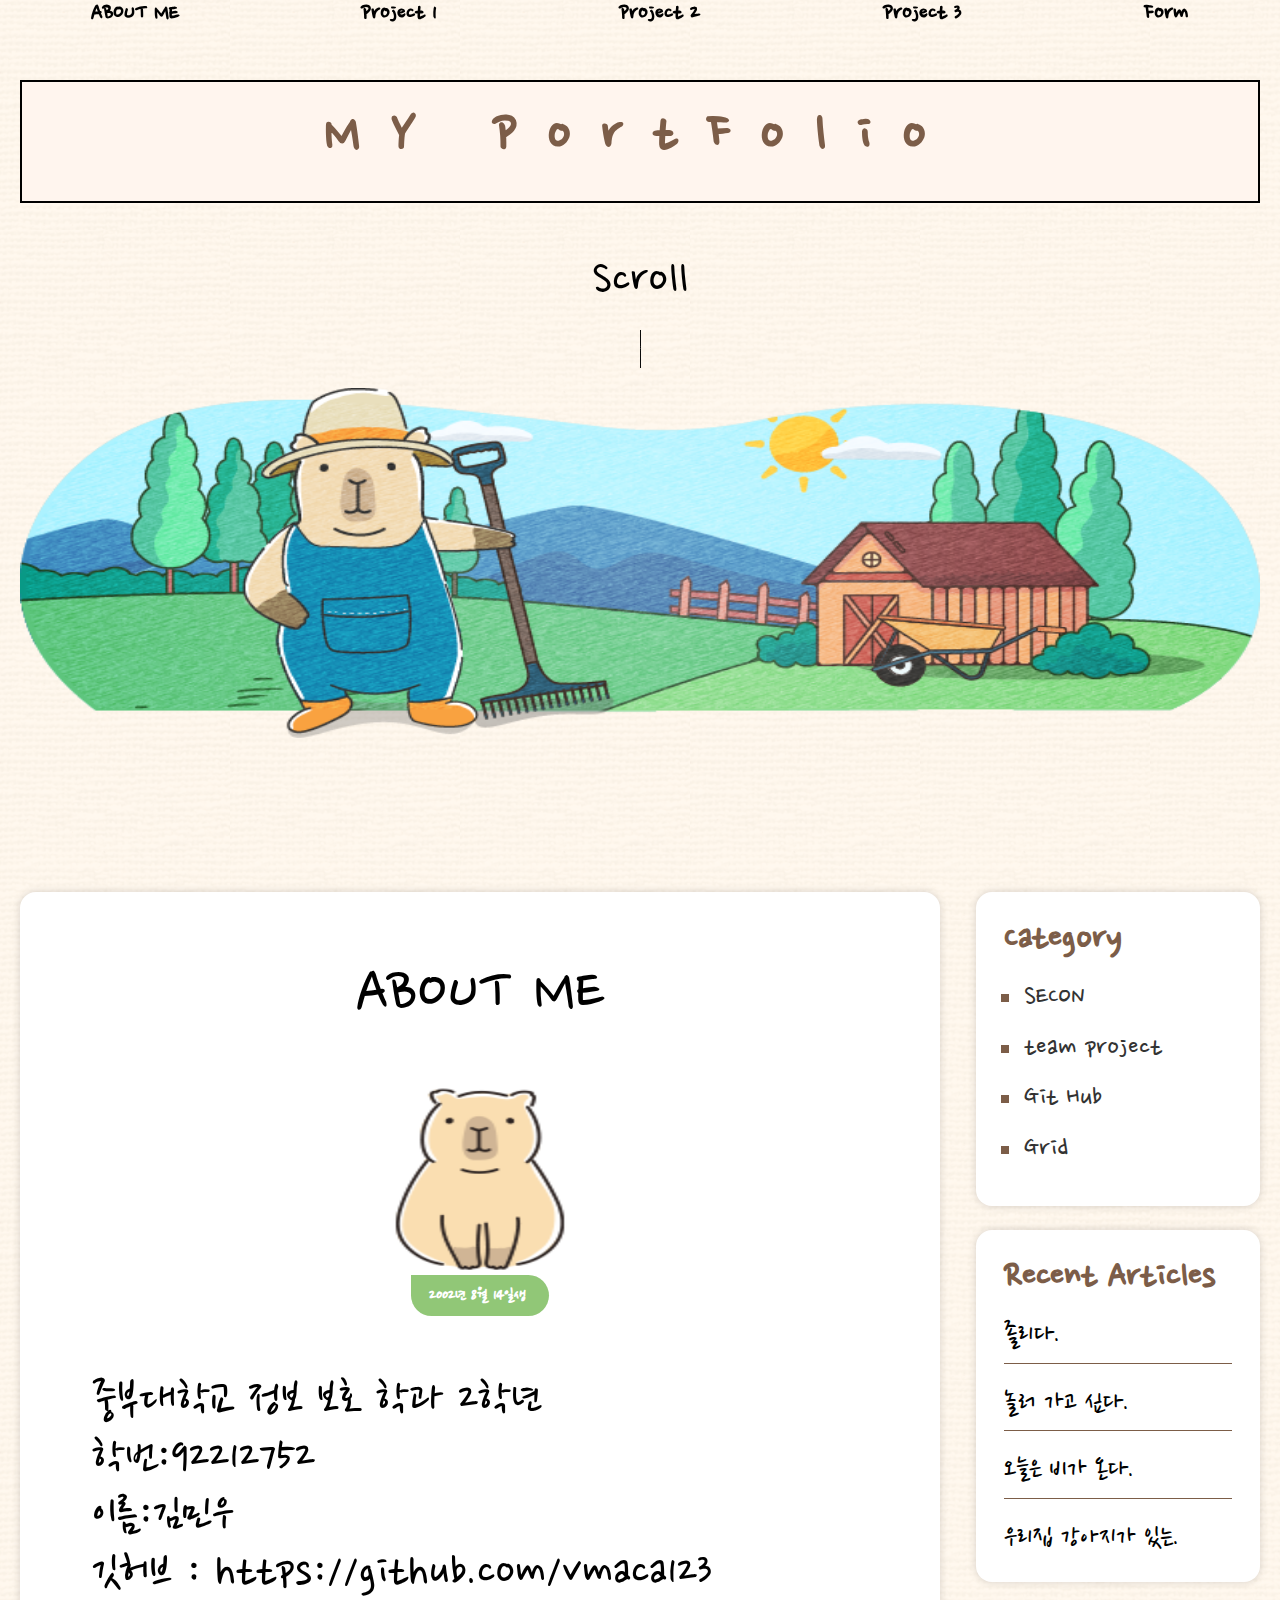
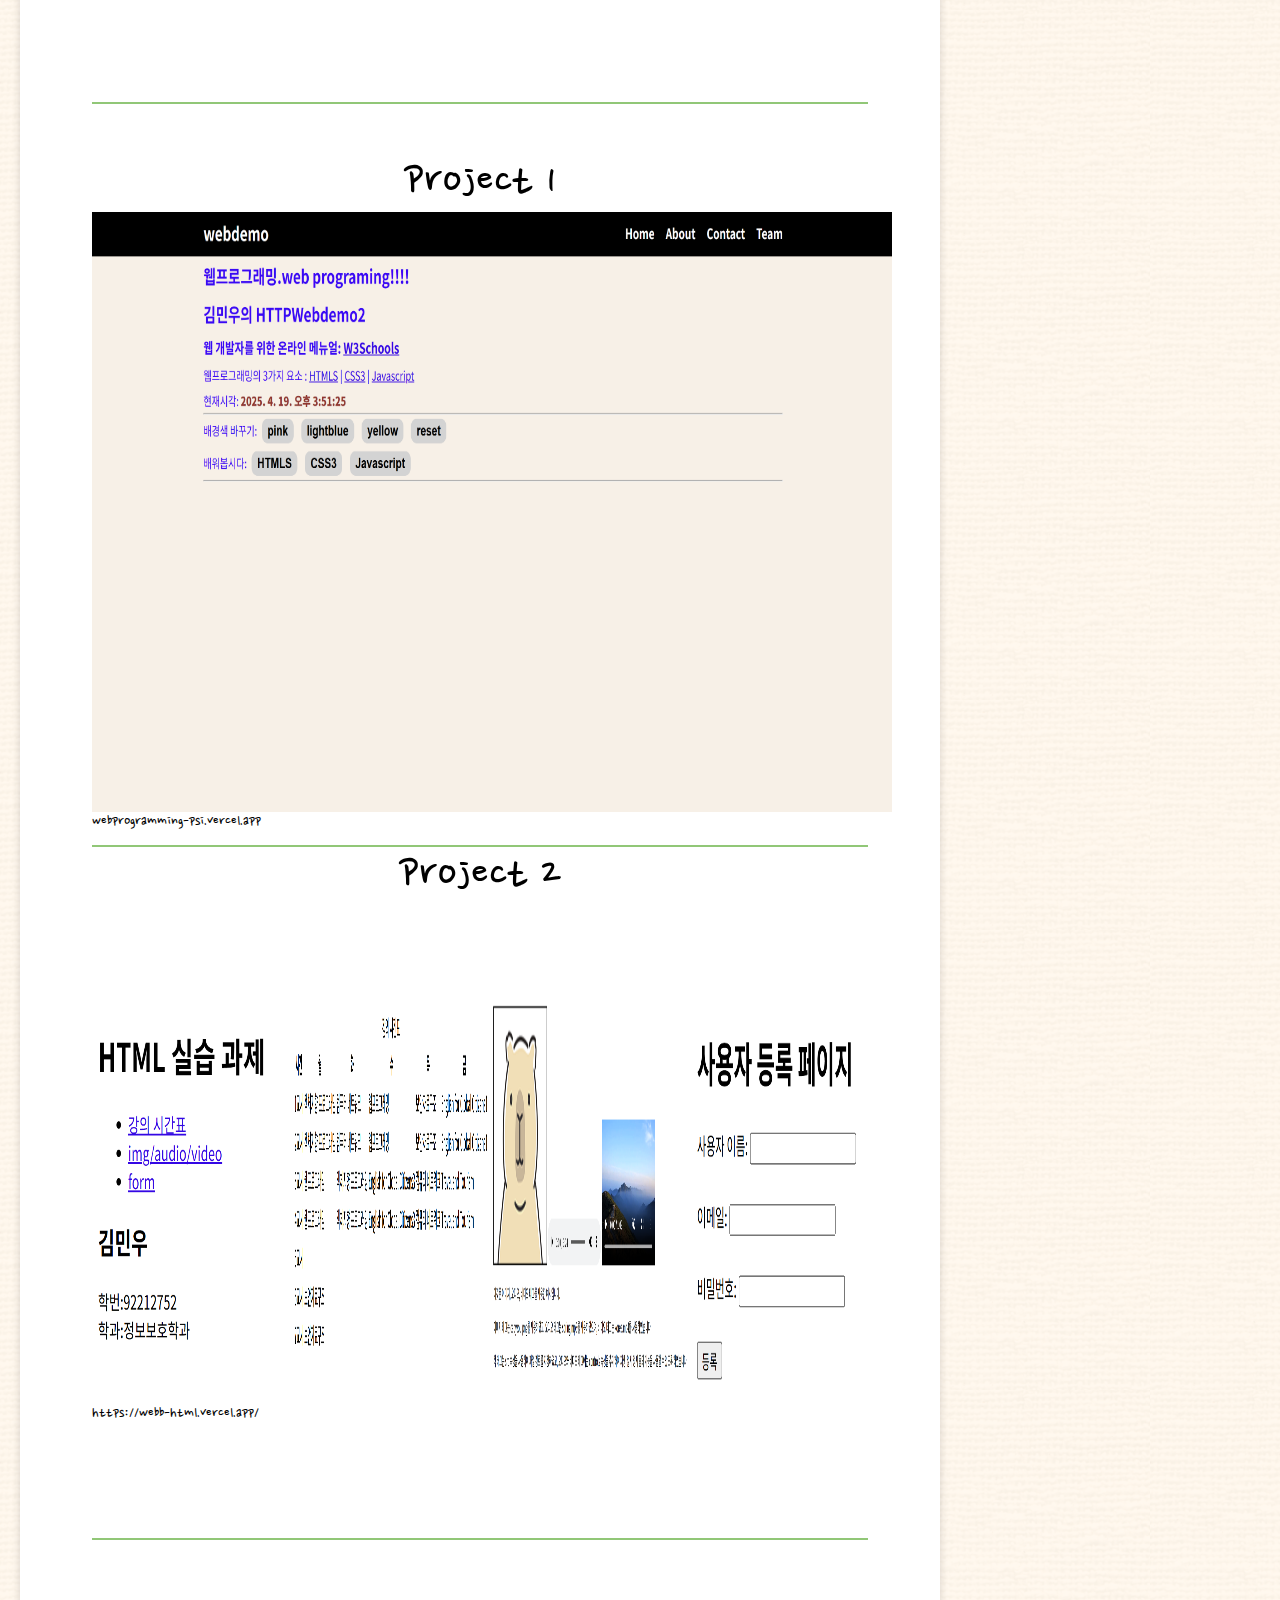
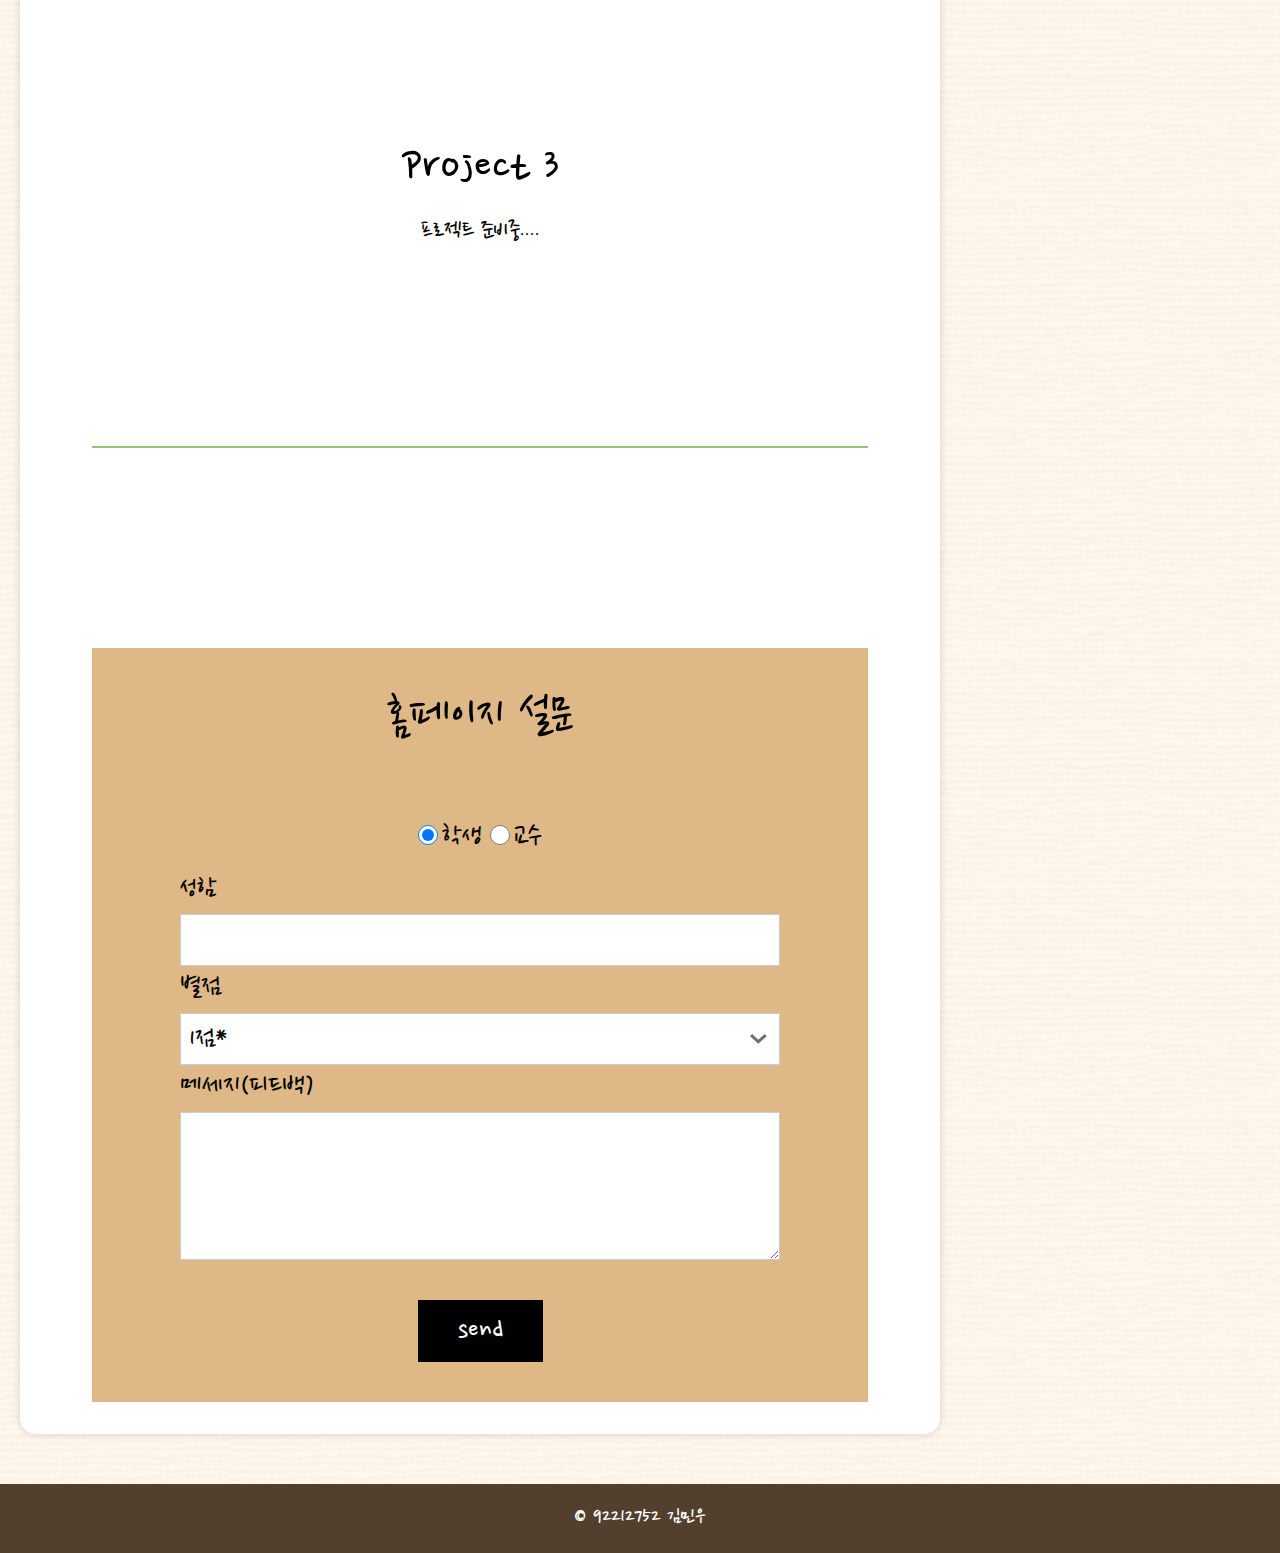
<file: index.html>
<!DOCTYPE html>
<html lang="ko">

<head>
  <meta charset="UTF-8">
  <meta name="viewport" content="width=device-width, initial-scale=1.0">
  <link rel="stylesheet" href="reset.css">
  <link rel="preconnect" href="https://fonts.googleapis.com">
  <link rel="preconnect" href="https://fonts.gstatic.com" crossorigin>
  <link href="https://fonts.googleapis.com/css2?family=Nanum+Pen+Script&display=swap" rel="stylesheet">
  <link rel="stylesheet" href="style.css">

  <title>MY Portfolio</title>
</head>

<body>
  <header>
    <div class="headarea">
      <h1 class="title">MY PortFolio</h1>
      <nav>
        <ul>
          <li><a href="#mine">ABOUT ME</a></li>
          <li><a href="#One">Project 1</a></li>
          <li><a href="#Two">Project 2</a></li>
          <li><a href="#Three">Project 3</a></li>
          <li><a href="#Rev">Form</a></li>
        </ul>
      </nav>
      <p class="scroll">Scroll<br><img src="st.png" alt=""></p>
      <section class="img"><img src="eyecatch.png">
      </section>
    </div>
  </header>
  <div class="split">



    <main>
      <div class="headarea">
        <section id="mine">
          <section class="me">

            <h2>ABOUT ME</h2>

            </p>
            <p class="photo">
              <img src="capyzou.png" alt="증명사진">
            </p>
            <p>
            <p class="postdate">
              <time datetime="3023-08-08T13:13">
                2002년 8월 14일생
              </time>
            <p class="info">중부대학교 정보 보호 학과 2학년<br>학번:92212752<br>이름:김민우<br>깃허브 :<a href="https://github.com/vmaca123"
                target="_blank"> https://github.com/vmaca123</a></p>



            </p>
          </section>
      </div>

      <div class="headarea">

        <section id="One">
          <section class="projectOne">
            <h2>Project 1</h2>
            <a href="https://webprogramming-1eie.vercel.app/" target="_blank">
              <p class="webdemo"><img src="pr1.png" alt="첫 번째 과제">
            </a>
            </p>

            <a href="https://webprogramming-1eie.vercel.app/" target="_blank">webprogramming-psi.vercel.app</a>
          </section>
      </div>




      <div class="headarea">
        <section id="Two">
          <section class="projectTwo">
            <h2>Project 2</h2>
            <p class="html">
            <ul>
              <li><a href="https://webb-html.vercel.app/" target="_blank"><img src="first.png" alt="두 번째 과제"></a>
              </li>
              <li><a href="https://webb-html.vercel.app/table.html" target="_blank"><img src="second.png"
                    alt="두 번째 과제"></a></li>
              <li><a href="https://webb-html.vercel.app/imgaudiovideo.html" target="_blank"><img src="third.png"
                    alt="두 번째 과제"></a>
              </li>
              <li><a href="https://webb-html.vercel.app/form.html" target="_blank"><img src="last.png"
                    alt="두 번째 과제"></a></li>
            </ul>
            </p>
            <p><a href="https://webb-html.vercel.app/" target="_blank">https://webb-html.vercel.app/</a></p>

          </section>
      </div>


      <div class="headarea">
        <section id="Three">
        </section>
        <section class="projectThree">
          <h2>Project 3</h2>
          <h3>프로젝트 준비중....</h3>

        </section>
      </div>




      <div class="headarea">
        <section id="Rev">
          <section class="review">
            <h2>홈페이지 설문</h2>
            <form action="" method="">

              <p class="cen">
                <label><input type="radio" name="job" value="학생" checked="checked">학생</label>
                <label><input type="radio" name="job" value="교수">교수</label>
              </p>
              <p>
                성함<input type="text" name="user_name">
              </p>
              <p>
                별점
                <select name="star">
                  <option value="1">1점*</option>
                  <option value="2">2점**</option>
                  <option value="3">3점***</option>
                  <option value="4">4점****</option>
                  <option value="5">5점*****</option>
                </select>

              </p>
              <p>메세지(피드백)<textarea name="opinoin"></textarea></p>
              <p class="middle"><input type="submit" value="send"></p>

            </form>


          </section>

      </div>




    </main>





    <aside>
      <nav class="categoryNav">
        <h2>Category</h2>
        <ul>
          <li><a href="SECON.html">SECON</a></li>
          <li><a href="team.html">team project</a></li>
          <li><a href="https://github.com/vmaca123" target="_blank">Git Hub</a></li>
          <li><a href="grid.html" target="_blank">Grid</a></li>
        </ul>
      </nav>
      <nav class="recentNav">
        <h2>Recent Articles</h2>
        <ul>
          <li><a href="#">졸리다.</a></li>
          <li><a href="#">놀러 가고 싶다.</a></li>
          <li><a href="#">오늘은 비가 온다.</a></li>
          <li><a href="#">우리집 강아지가 있는.</a></li>
          <li><a href="#">집에 가고싶다.</a></li>
          <li><a href="#">안녕하세요.반갑습니다.</a></li>
        </ul>
      </nav>

    </aside>
  </div>
  <footer>
    <p><small>© 92212752 김민우</small></p>
  </footer>
</body>

</html>
</file>
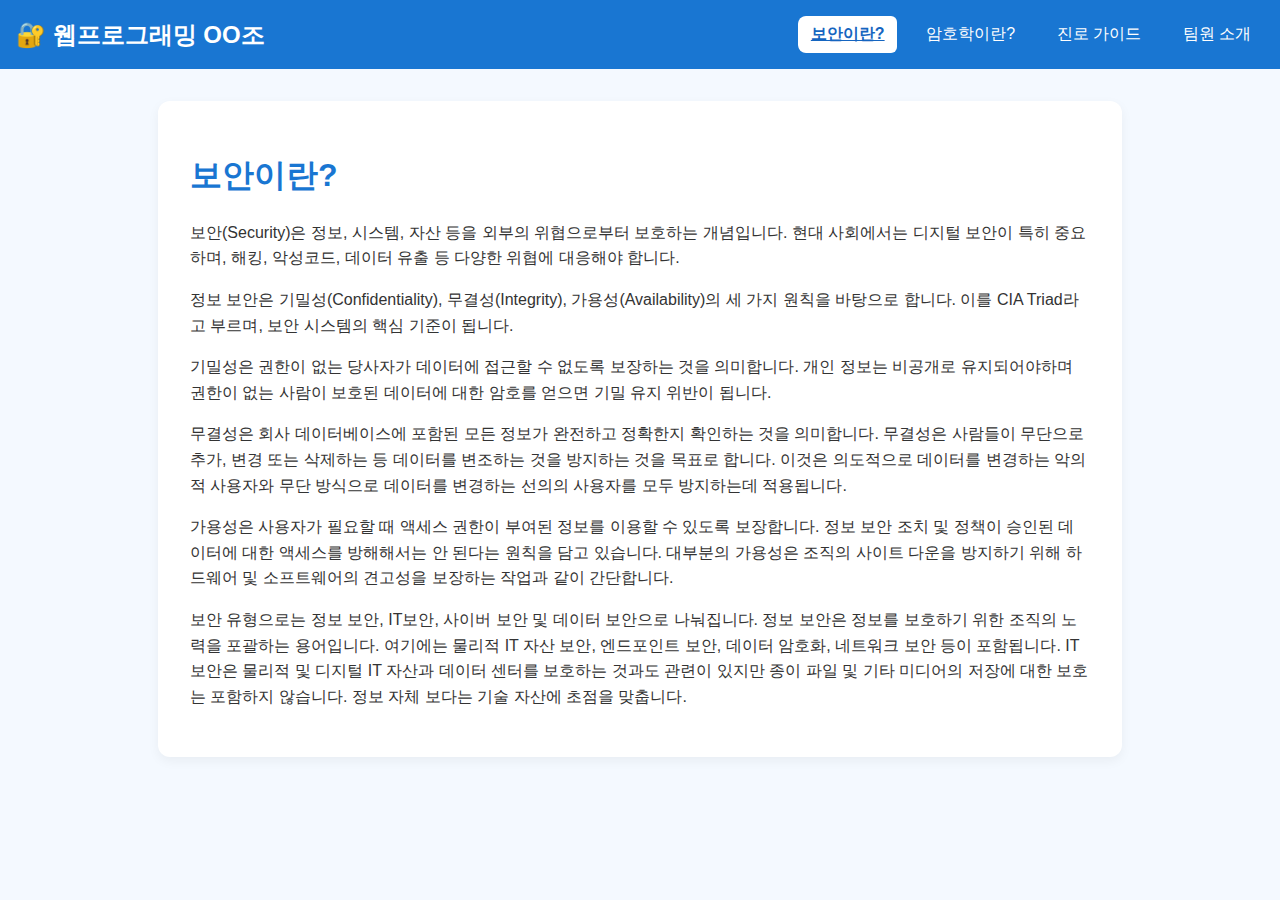
<file: concept.html>
<!DOCTYPE html>
<html lang="ko">
  <head>
    <meta charset="UTF-8" />
    <meta name="viewport" content="width=device-width, initial-scale=1.0" />
    <title>보안이란?</title>
    <style>
      body {
        margin: 0;
        padding: 0;
        font-family: 'Noto Sans KR', sans-serif;
        background-color: #f4f9ff;
        color: #333;
      }

      /* 상단 메뉴 */
      header {
        position: sticky;
        top: 0;
        z-index: 999;
        background-color: #1976d2;
        color: white;
        padding: 1rem;
      }

      .navbar {
        display: flex;
        justify-content: space-between;
        align-items: center;
      }

      .logo {
        font-size: 1.5rem;
        font-weight: bold;
      }

      .menu-btn {
        display: block;
        font-size: 1.6rem;
        background: none;
        border: none;
        color: white;
        cursor: pointer;
      }

      .menu-list {
        display: none;
        flex-direction: column;
        background-color: #1976d2;
        position: absolute;
        top: 60px;
        right: 1rem;
        border-radius: 0.5rem;
        overflow: hidden;
        z-index: 1000;
      }

      .menu-list a {
        color: white;
        padding: 0.75rem 1rem;
        text-decoration: none;
        border-bottom: 1px solid rgba(255, 255, 255, 0.1);
        transition: background-color 0.3s ease;
      }

      .menu-list a:hover {
        background-color: #1565c0;
      }

      .menu-list a:active {
        background-color: #0d47a1;
      }

      .menu-list a.active {
        background-color: white;
        color: #1565c0;
        font-weight: bold;
        text-decoration: underline;
      }

      .menu-list.show {
        display: flex;
      }

      @media (min-width: 768px) {
        .menu-btn {
          display: none;
        }

        .menu-list {
          display: flex !important;
          flex-direction: row;
          position: static;
          background: none;
          gap: 1rem;
          margin-left: auto;
        }

        .menu-list a {
          border: none;
          padding: 0.5rem 0.8rem;
        }

        .menu-list a.active {
          background-color: white;
          color: #1565c0;
          border-radius: 6px;
        }
      }

      main {
        padding: 2rem;
        max-width: 900px;
        margin: auto;
        background-color: white;
        border-radius: 12px;
        box-shadow: 0 4px 12px rgba(0, 0, 0, 0.05);
        margin-top: 2rem;
      }

      h1 {
        color: #1976d2;
      }

      p {
        line-height: 1.6;
        margin-bottom: 1rem;
      }
    </style>
  </head>
  <body>
    <header>
      <nav class="navbar">
        <div class="logo">🔐 웹프로그래밍 OO조</div>
        <button class="menu-btn" onclick="toggleMenu()">☰</button>
        <div id="menuList" class="menu-list">
          <a href="index.html" class="active">보안이란?</a>
          <a href="ex.html">암호학이란?</a>
          <a href="job.html">진로 가이드</a>
          <a href="intro.html">팀원 소개</a>
        </div>
      </nav>
    </header>

    <main>
      <h1>보안이란?</h1>
      <p>
        보안(Security)은 정보, 시스템, 자산 등을 외부의 위협으로부터 보호하는
        개념입니다. 현대 사회에서는 디지털 보안이 특히 중요하며, 해킹, 악성코드,
        데이터 유출 등 다양한 위협에 대응해야 합니다.
      </p>
      <p>
        정보 보안은 기밀성(Confidentiality), 무결성(Integrity),
        가용성(Availability)의 세 가지 원칙을 바탕으로 합니다. 이를 CIA
        Triad라고 부르며, 보안 시스템의 핵심 기준이 됩니다.
      </p>
      <p>
        기밀성은 권한이 없는 당사자가 데이터에 접근할 수 없도록 보장하는 것을
        의미합니다. 개인 정보는 비공개로 유지되어야하며 권한이 없는 사람이
        보호된 데이터에 대한 암호를 얻으면 기밀 유지 위반이 됩니다.
      </p>
      <p>
        무결성은 회사 데이터베이스에 포함된 모든 정보가 완전하고 정확한지
        확인하는 것을 의미합니다. 무결성은 사람들이 무단으로 추가, 변경 또는
        삭제하는 등 데이터를 변조하는 것을 방지하는 것을 목표로 합니다. 이것은
        의도적으로 데이터를 변경하는 악의적 사용자와 무단 방식으로 데이터를
        변경하는 선의의 사용자를 모두 방지하는데 적용됩니다.
      </p>
      <p>
        가용성은 사용자가 필요할 때 액세스 권한이 부여된 정보를 이용할 수 있도록
        보장합니다. 정보 보안 조치 및 정책이 승인된 데이터에 대한 액세스를
        방해해서는 안 된다는 원칙을 담고 있습니다. 대부분의 가용성은 조직의
        사이트 다운을 방지하기 위해 하드웨어 및 소프트웨어의 견고성을 보장하는
        작업과 같이 간단합니다.
      </p>
      <p>
        보안 유형으로는 정보 보안, IT보안, 사이버 보안 및 데이터 보안으로
        나눠집니다. 정보 보안은 정보를 보호하기 위한 조직의 노력을 포괄하는
        용어입니다. 여기에는 물리적 IT 자산 보안, 엔드포인트 보안, 데이터
        암호화, 네트워크 보안 등이 포함됩니다. IT 보안은 물리적 및 디지털 IT
        자산과 데이터 센터를 보호하는 것과도 관련이 있지만 종이 파일 및 기타
        미디어의 저장에 대한 보호는 포함하지 않습니다. 정보 자체 보다는 기술
        자산에 초점을 맞춥니다.
      </p>
    </main>

    <script>
      function toggleMenu() {
        document.getElementById('menuList').classList.toggle('show')
      }

      // 메뉴 클릭 시 active 클래스 적용
      document.querySelectorAll('.menu-list a').forEach((link) => {
        link.addEventListener('click', (e) => {
          document
            .querySelectorAll('.menu-list a')
            .forEach((el) => el.classList.remove('active'))
          e.target.classList.add('active')
        })
      })
    </script>
  </body>
</html>
</file>
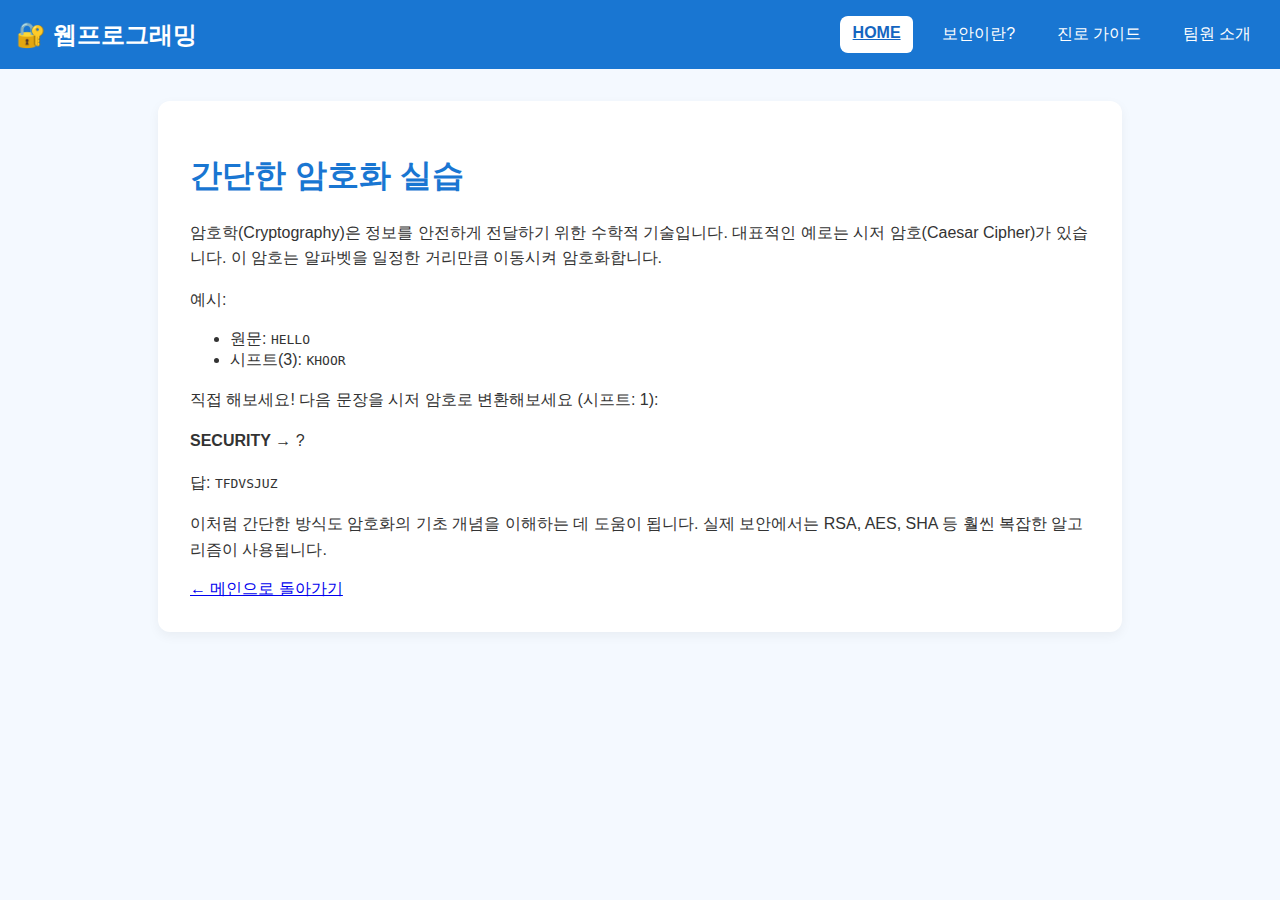
<file: ex.html>
<!DOCTYPE html>
<html lang="ko">

<head>
  <meta charset="UTF-8" />
  <meta name="viewport" content="width=device-width, initial-scale=1" />
  <title>암호학 체험</title>
  <style>
    body {
      margin: 0;
      padding: 0;
      font-family: 'Noto Sans KR', sans-serif;
      background-color: #f4f9ff;
      color: #333;
    }

    /* 상단 메뉴 */
    header {
      position: sticky;
      top: 0;
      z-index: 999;
      background-color: #1976d2;
      color: white;
      padding: 1rem;
    }

    .navbar {
      display: flex;
      justify-content: space-between;
      align-items: center;
    }

    .logo {
      font-size: 1.5rem;
      font-weight: bold;
    }

    .menu-btn {
      display: block;
      font-size: 1.6rem;
      background: none;
      border: none;
      color: white;
      cursor: pointer;
    }

    .menu-list {
      display: none;
      flex-direction: column;
      background-color: #1976d2;
      position: absolute;
      top: 60px;
      right: 1rem;
      border-radius: 0.5rem;
      overflow: hidden;
      z-index: 1000;
    }

    .menu-list a {
      color: white;
      padding: 0.75rem 1rem;
      text-decoration: none;
      border-bottom: 1px solid rgba(255, 255, 255, 0.1);
      transition: background-color 0.3s ease;
    }

    .menu-list a:hover {
      background-color: #1565c0;
    }

    .menu-list a:active {
      background-color: #0d47a1;
    }

    .menu-list a.active {
      background-color: white;
      color: #1565c0;
      font-weight: bold;
      text-decoration: underline;
    }

    .menu-list.show {
      display: flex;
    }

    @media (min-width: 768px) {
      .menu-btn {
        display: none;
      }

      .menu-list {
        display: flex !important;
        flex-direction: row;
        position: static;
        background: none;
        gap: 1rem;
        margin-left: auto;
      }

      .menu-list a {
        border: none;
        padding: 0.5rem 0.8rem;
      }

      .menu-list a.active {
        background-color: white;
        color: #1565c0;
        border-radius: 6px;
      }
    }

    main {
      padding: 2rem;
      max-width: 900px;
      margin: auto;
      background-color: white;
      border-radius: 12px;
      box-shadow: 0 4px 12px rgba(0, 0, 0, 0.05);
      margin-top: 2rem;
    }

    h1 {
      color: #1976d2;
    }

    p {
      line-height: 1.6;
      margin-bottom: 1rem;
    }
  </style>
</head>

<body>
  <header>
    <nav class="navbar">
      <div class="logo">🔐 웹프로그래밍</div>
      <button class="menu-btn" onclick="toggleMenu()">☰</button>
      <div id="menuList" class="menu-list">
        <a href="index.html" class="active">HOME</a>
        <a href="concept.html">보안이란?</a>
        <a href="job.html">진로 가이드</a>
        <a href="intro.html">팀원 소개</a>
      </div>
    </nav>
  </header>
  <main>
    <h1>간단한 암호화 실습</h1>
    <p>
      암호학(Cryptography)은 정보를 안전하게 전달하기 위한 수학적 기술입니다.
      대표적인 예로는 시저 암호(Caesar Cipher)가 있습니다. 이 암호는 알파벳을
      일정한 거리만큼 이동시켜 암호화합니다.
    </p>

    <p>예시:</p>
    <ul>
      <li>원문: <code>HELLO</code></li>
      <li>시프트(3): <code>KHOOR</code></li>
    </ul>

    <p>직접 해보세요! 다음 문장을 시저 암호로 변환해보세요 (시프트: 1):</p>
    <p><strong>SECURITY</strong> → ?</p>

    <p>답: <code>TFDVSJUZ</code></p>

    <p>
      이처럼 간단한 방식도 암호화의 기초 개념을 이해하는 데 도움이 됩니다.
      실제 보안에서는 RSA, AES, SHA 등 훨씬 복잡한 알고리즘이 사용됩니다.
    </p>

    <a href="teampro.html" class="back">← 메인으로 돌아가기</a>
  </main>
  <script>
    function toggleMenu() {
      document.getElementById('menuList').classList.toggle('show')
    }

    // 메뉴 클릭 시 active 클래스 적용
    document.querySelectorAll('.menu-list a').forEach((link) => {
      link.addEventListener('click', (e) => {
        document
          .querySelectorAll('.menu-list a')
          .forEach((el) => el.classList.remove('active'))
        e.target.classList.add('active')
      })
    })
  </script>
</body>

</html>
</file>
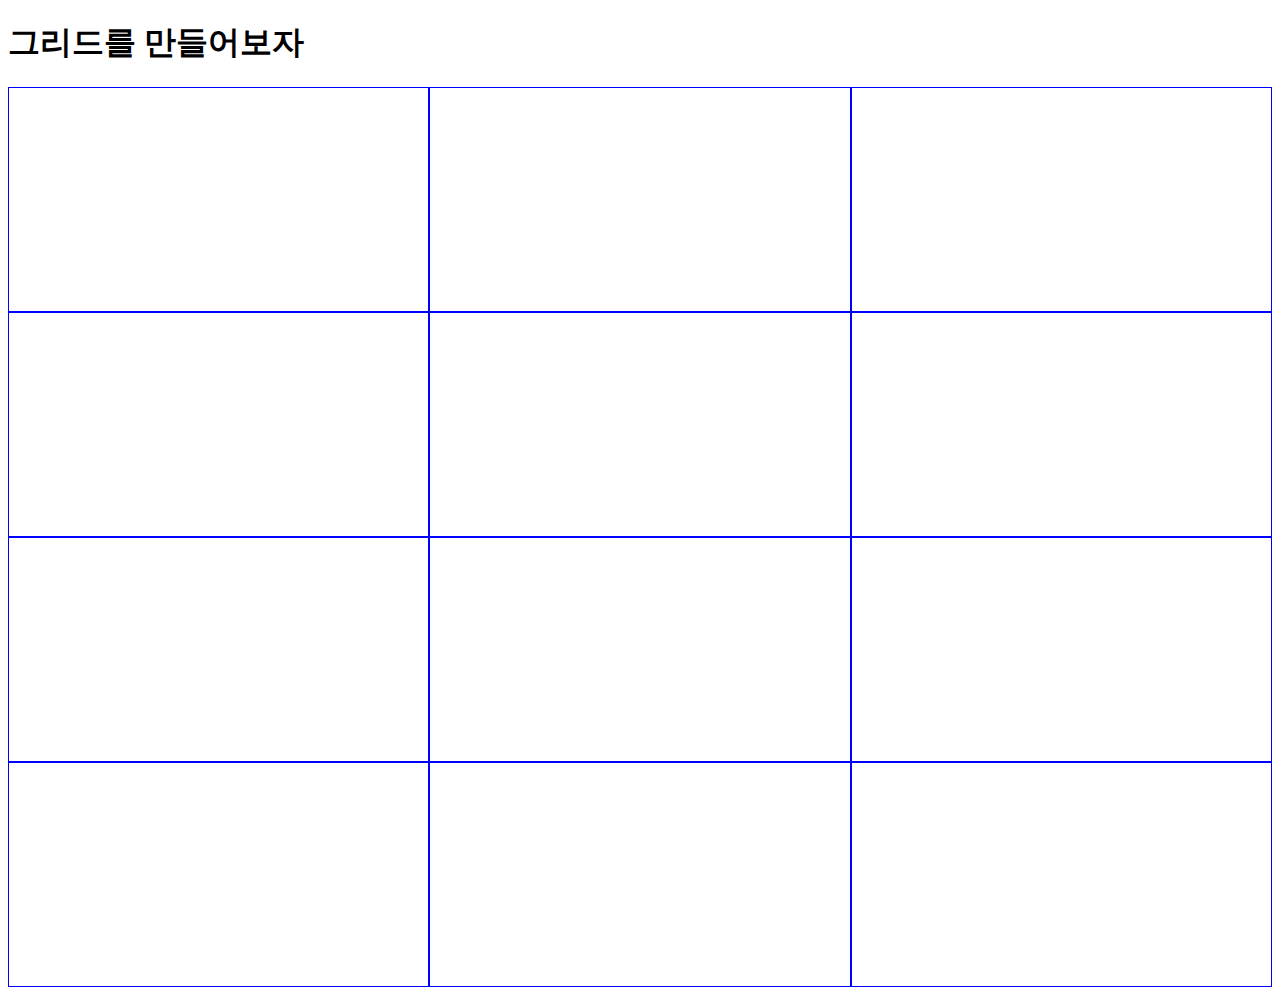
<file: grid.html>
<!DOCTYPE html>
<html lang="en">

<head>
    <meta charset="UTF-8">
    <meta name="viewport" content="width=device-width, initial-scale=1.0">
    <link rel="stylesheet" href="grid.css">
    <title>Document</title>
</head>

<body>

    <h1> 그리드를 만들어보자</h1>

    <div class="grid-container">
        <div class="grid-item first-item"></div>
        <div class="grid-item"></div>
        <div class="grid-item"></div>
        <div class="grid-item"></div>
        <div class="grid-item"></div>
        <div class="grid-item"></div>
        <div class="grid-item"></div>
        <div class="grid-item"></div>
        <div class="grid-item"></div>
        <div class="grid-item"></div>
        <div class="grid-item"></div>
        <div class="grid-item"></div>


</body>

</html>
</file>
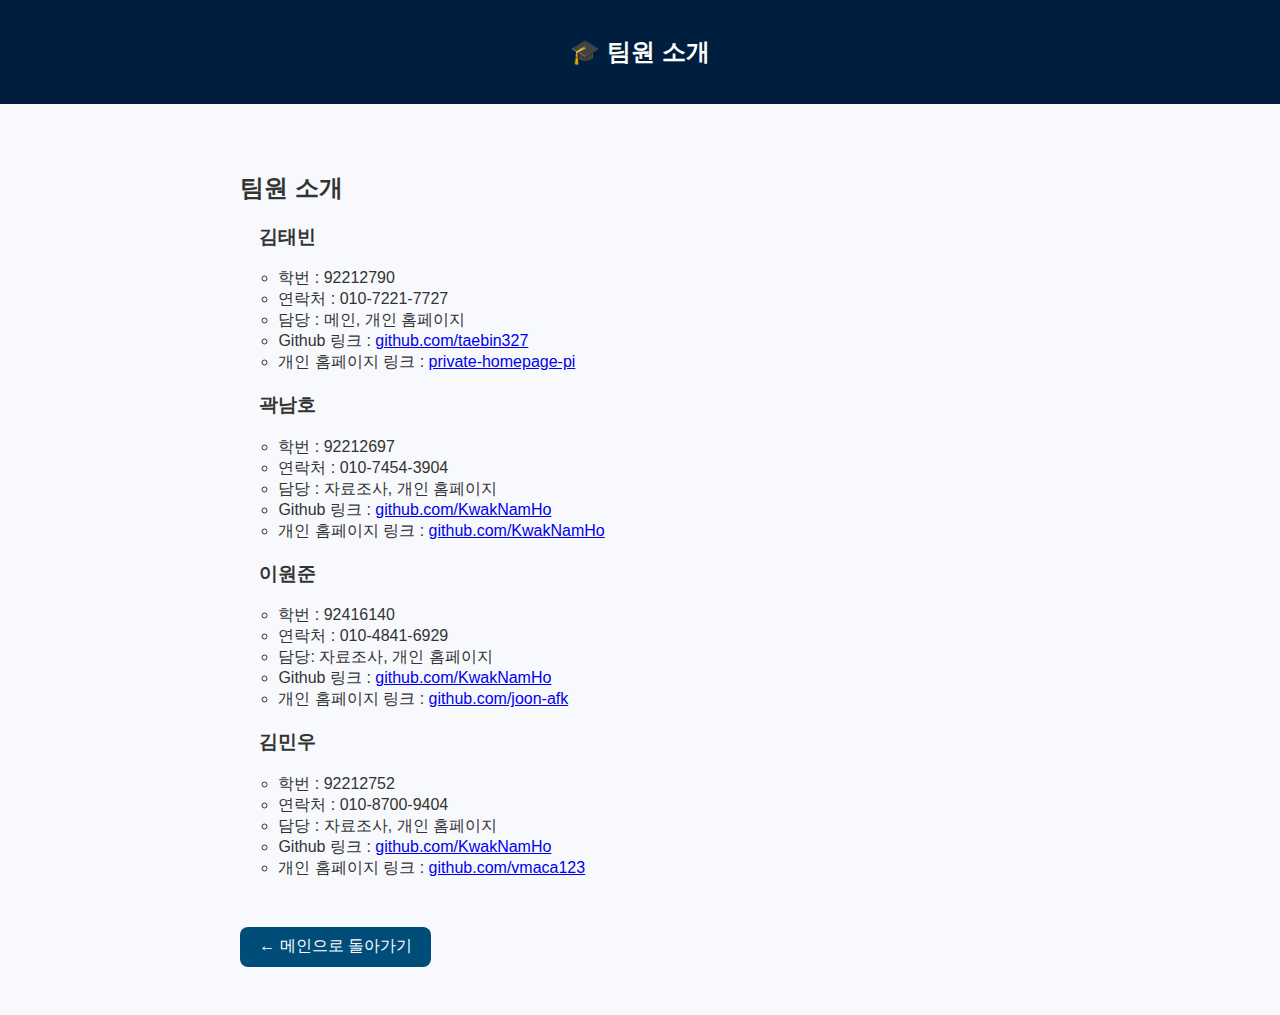
<file: intro.html>
<!DOCTYPE html>
<html lang="ko">

<head>
  <meta charset="UTF-8" />
  <meta name="viewport" content="width=device-width, initial-scale=1" />
  <title>팀 프로젝트</title>
  <style>
    body {
      font-family: 'Noto Sans KR', sans-serif;
      margin: 0;
      padding: 0;
      background: #f7f9fc;
      color: #333;
    }

    header {
      background: #001f3f;
      color: white;
      padding: 1rem;
      text-align: center;
    }

    main {
      max-width: 800px;
      margin: 2rem auto;
      padding: 1rem;
    }

    h1 {
      color: #004d7a;
      font-size: 2rem;
      margin-bottom: 1rem;
    }

    p {
      margin-bottom: 1rem;
      line-height: 1.7;
    }

    ul {
      margin-bottom: 1rem;
      padding-left: 1.2rem;
    }

    a.back {
      display: inline-block;
      margin-top: 2rem;
      text-decoration: none;
      background: #004d7a;
      color: white;
      padding: 0.6rem 1.2rem;
      border-radius: 8px;
    }

    @media (max-width: 600px) {
      h1 {
        font-size: 1.5rem;
      }
    }
  </style>
</head>

<body>
  <header>
    <h2>🎓 팀원 소개</h2>
  </header>
  <main>
    <!-- <h1>선정 주제</h1> 
      <p>
        보안, 웹개발, 암호, AI, 블록체인, 4차산업혁명 등 전공 공부에 도움이
        될만한 주제를 정합니다. 요즘 트렌드가 되고 있는 생성형 AI를 이용하는
        웹개발, 소프트웨어 개발도 좋은 주제가 될 것 같다. 해당 주제에 대해
        조사하고 체계적으로 전시할 수 있도록 홈페이지를 제작합니다.
      </p>-->

    <h2>팀원 소개</h2>
    <ul>
      <h3>김태빈</h3>
      <ul>
        <li>학번 : 92212790</li>
        <li>연락처 : 010-7221-7727</li>
        <li>담당 : 메인, 개인 홈페이지</li>
        <li>
          Github 링크 :
          <a href="https://github.com/taebin327" target="_blank">
            github.com/taebin327</a>
        </li>
        <li>
          개인 홈페이지 링크 :
          <a href="https://private-homepage-pi.vercel.app/" target="_blank">
            private-homepage-pi</a>
        </li>
      </ul>

      <h3>곽남호</h3>
      <ul>
        <li>학번 : 92212697</li>
        <li>연락처 : 010-7454-3904</li>
        <li>담당 : 자료조사, 개인 홈페이지</li>
        <li>
          Github 링크 :
          <a href="https://github.com/KwakNamHo" target="_blank">
            github.com/KwakNamHo</a>
        </li>
        <li>
          개인 홈페이지 링크 :
          <a href="https://github.com/KwakNamHo" target="_blank">
            github.com/KwakNamHo</a>
        </li>
      </ul>

      <h3>이원준</h3>
      <ul>
        <li>학번 : 92416140</li>
        <li>연락처 : 010-4841-6929</li>
        <li>담당: 자료조사, 개인 홈페이지</li>
        <li>
          Github 링크 :
          <a href="https://github.com/KwakNamHo" target="_blank">
            github.com/KwakNamHo</a>
        </li>
        <li>
          개인 홈페이지 링크 :
          <a href="https://github.com/joon-afk" target="_blank">
            github.com/joon-afk</a>
        </li>
      </ul>

      <h3>김민우</h3>
      <ul>
        <li>학번 : 92212752</li>
        <li>연락처 : 010-8700-9404</li>
        <li>담당 : 자료조사, 개인 홈페이지</li>
        <li>
          Github 링크 :
          <a href="https://github.com/vmaca123" target="_blank">
            github.com/KwakNamHo</a>
        </li>
        <li>
          개인 홈페이지 링크 :
          <a href="https://github.com/vmaca123" target="_blank">
            github.com/vmaca123</a>
        </li>
      </ul>
    </ul>

    <a href="teampro.html" class="back">← 메인으로 돌아가기</a>
  </main>
</body>

</html>
</file>
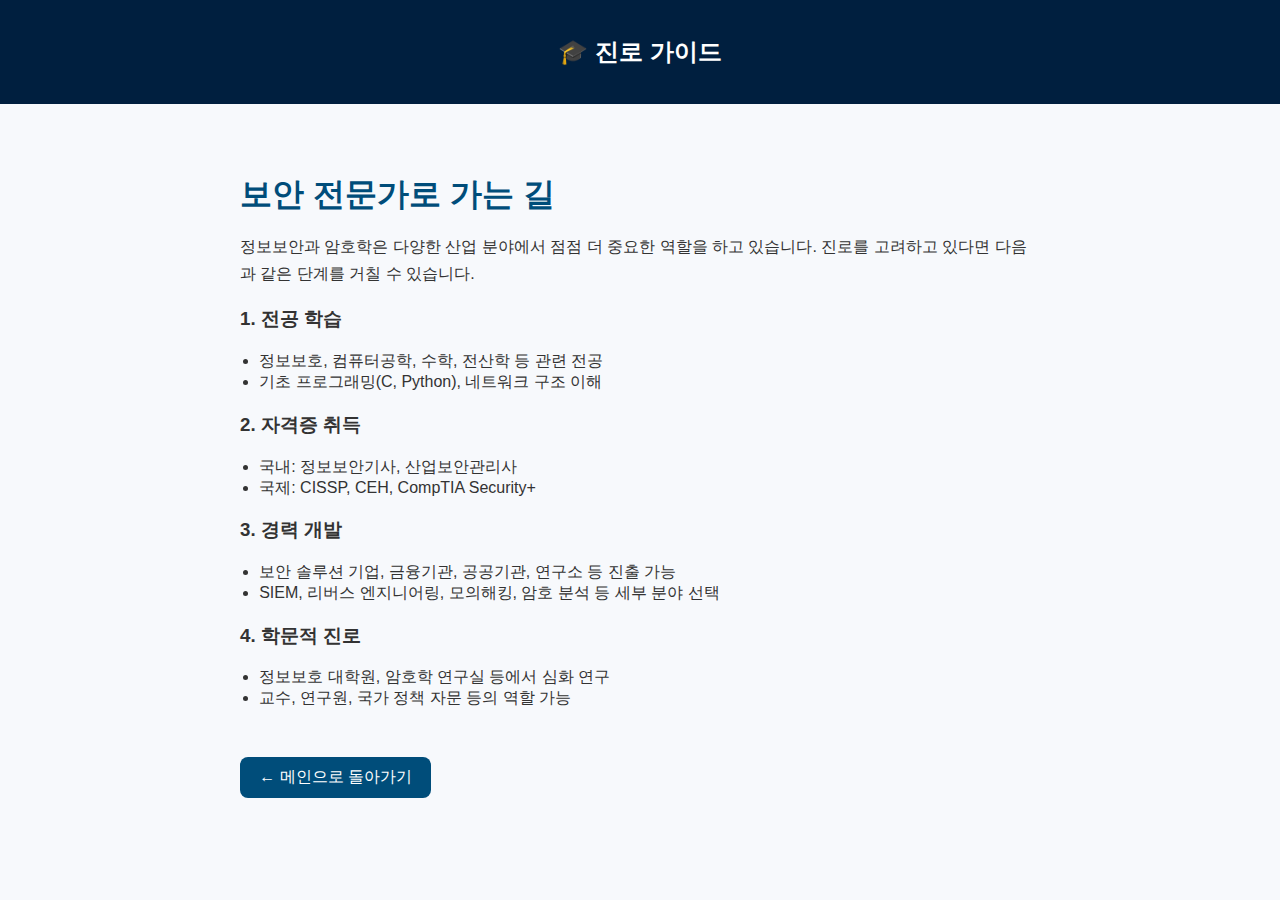
<file: job.html>
<!DOCTYPE html>
<html lang="ko">

<head>
  <meta charset="UTF-8" />
  <meta name="viewport" content="width=device-width, initial-scale=1" />
  <title>진로 가이드</title>
  <style>
    body {
      font-family: 'Noto Sans KR', sans-serif;
      margin: 0;
      padding: 0;
      background: #f7f9fc;
      color: #333;
    }

    header {
      background: #001f3f;
      color: white;
      padding: 1rem;
      text-align: center;
    }

    main {
      max-width: 800px;
      margin: 2rem auto;
      padding: 1rem;
    }

    h1 {
      color: #004d7a;
      font-size: 2rem;
      margin-bottom: 1rem;
    }

    p {
      margin-bottom: 1rem;
      line-height: 1.7;
    }

    ul {
      margin-bottom: 1rem;
      padding-left: 1.2rem;
    }

    a.back {
      display: inline-block;
      margin-top: 2rem;
      text-decoration: none;
      background: #004d7a;
      color: white;
      padding: 0.6rem 1.2rem;
      border-radius: 8px;
    }

    @media (max-width: 600px) {
      h1 {
        font-size: 1.5rem;
      }
    }
  </style>
</head>

<body>
  <header>
    <h2>🎓 진로 가이드</h2>
  </header>
  <main>
    <h1>보안 전문가로 가는 길</h1>
    <p>정보보안과 암호학은 다양한 산업 분야에서 점점 더 중요한 역할을 하고 있습니다. 진로를 고려하고 있다면 다음과 같은 단계를 거칠 수 있습니다.</p>

    <h3>1. 전공 학습</h3>
    <ul>
      <li>정보보호, 컴퓨터공학, 수학, 전산학 등 관련 전공</li>
      <li>기초 프로그래밍(C, Python), 네트워크 구조 이해</li>
    </ul>

    <h3>2. 자격증 취득</h3>
    <ul>
      <li>국내: 정보보안기사, 산업보안관리사</li>
      <li>국제: CISSP, CEH, CompTIA Security+</li>
    </ul>

    <h3>3. 경력 개발</h3>
    <ul>
      <li>보안 솔루션 기업, 금융기관, 공공기관, 연구소 등 진출 가능</li>
      <li>SIEM, 리버스 엔지니어링, 모의해킹, 암호 분석 등 세부 분야 선택</li>
    </ul>

    <h3>4. 학문적 진로</h3>
    <ul>
      <li>정보보호 대학원, 암호학 연구실 등에서 심화 연구</li>
      <li>교수, 연구원, 국가 정책 자문 등의 역할 가능</li>
    </ul>

    <a href="teampro.html" class="back">← 메인으로 돌아가기</a>
  </main>
</body>

</html>
</file>
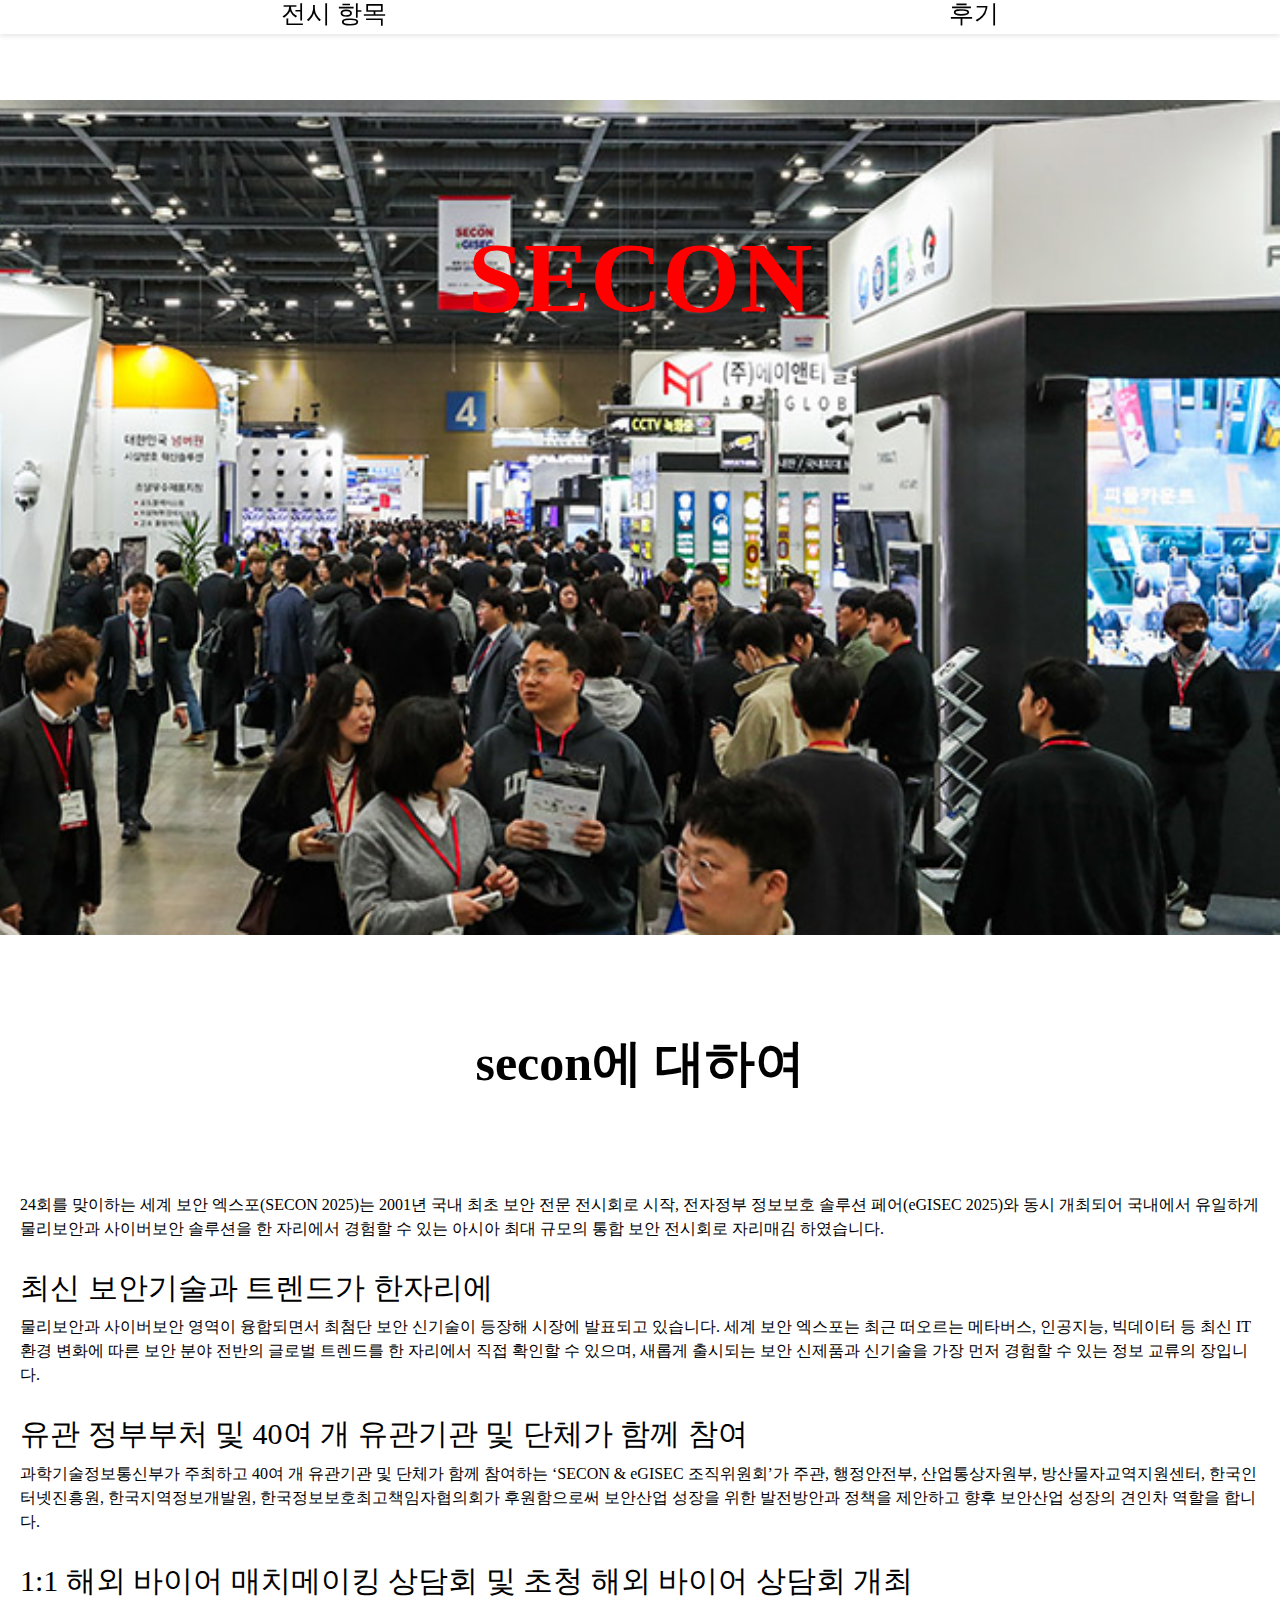
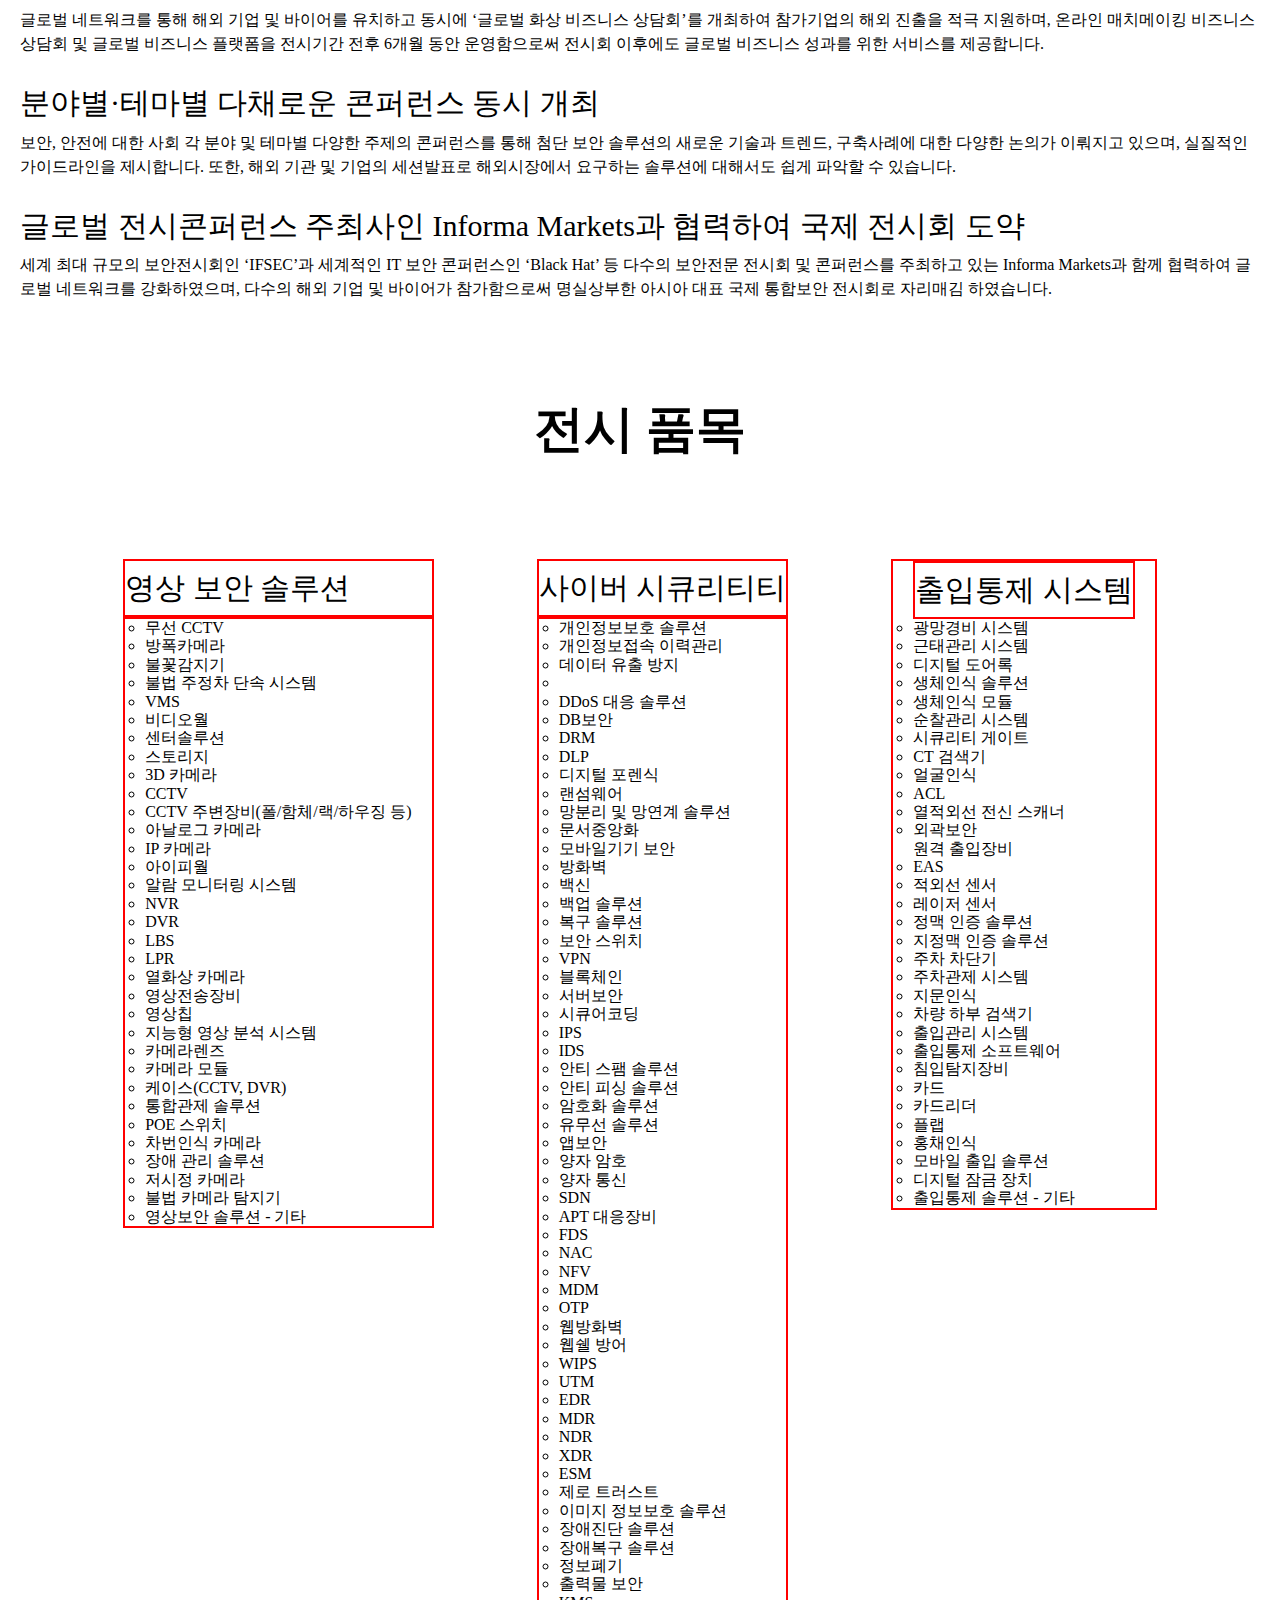
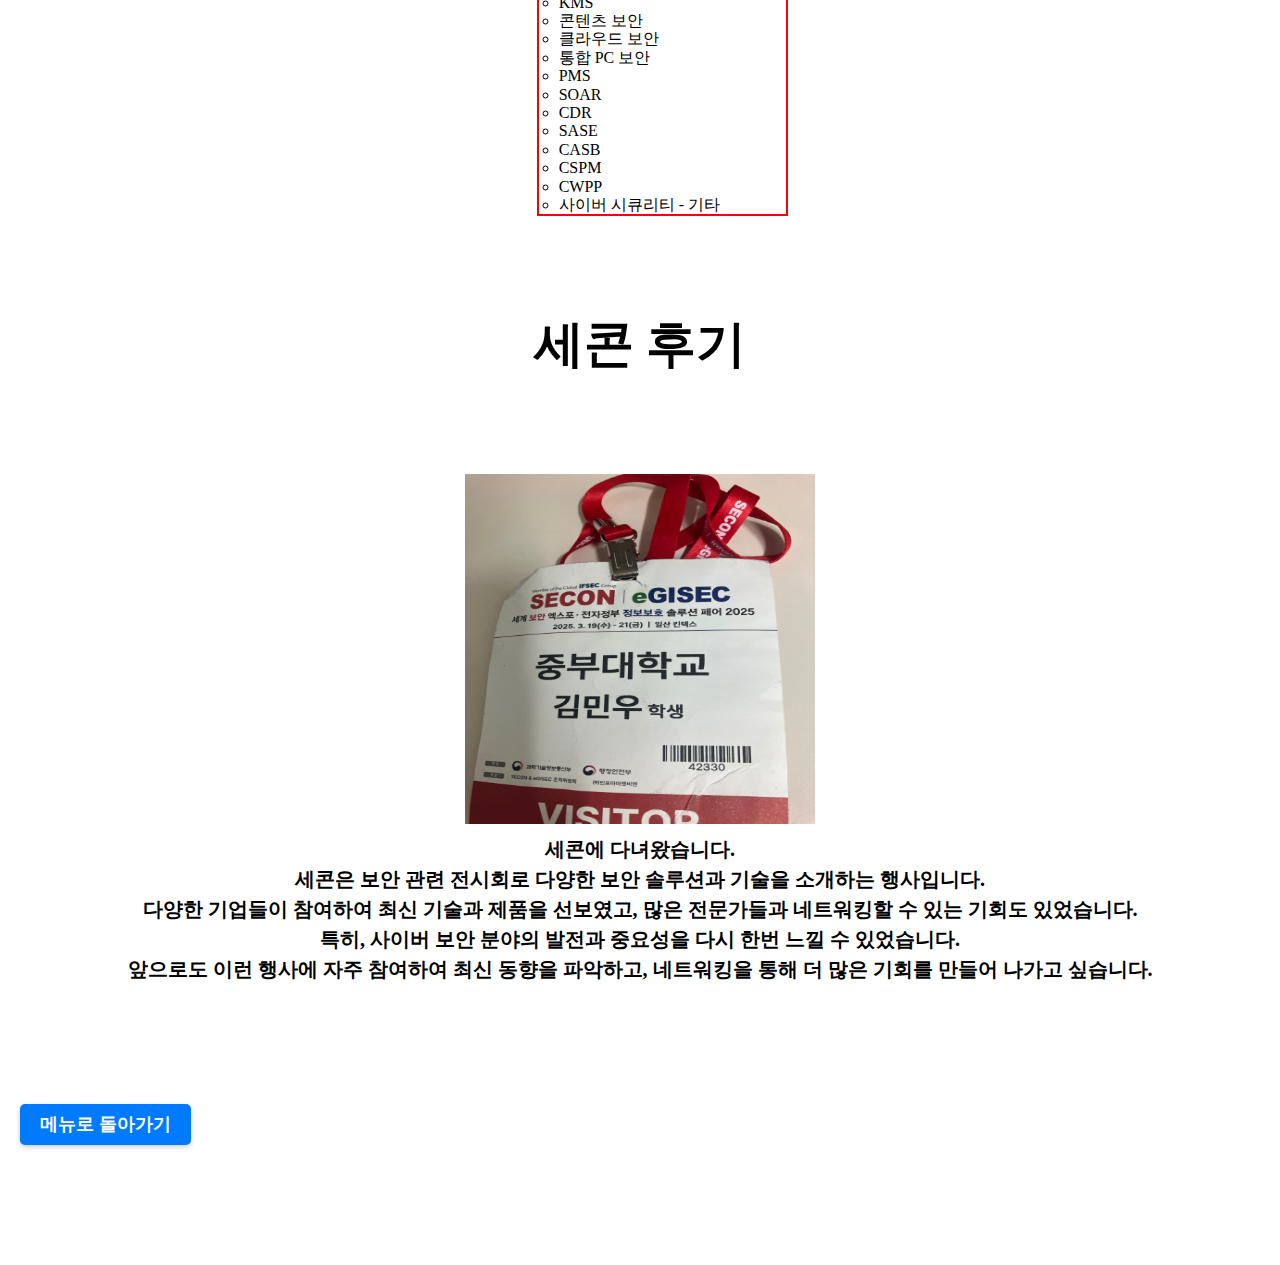
<file: SECON.html>
<!DOCTYPE html>
<html lang="en">

<head>
    <meta charset="UTF-8">
    <meta name="viewport" content="width=device-width, initial-scale=1.0">
    <meta name="viewport" content="width=device-width, initial-scale=1.0">
    <link rel="stylesheet" href="reset.css">
    <link rel="stylesheet" href="secon.css">
    <title>Document</title>
</head>

<body>

    <header>
        <div class="layOut">
            <h1>SECON</h1>
            <nav>
                <ul>
                    <li><a href="#" target="_blank">전시 항목</a></li>
                    <li><a href="#" target="_blank">후기</a></li>
                </ul>
            </nav>
        </div>
    </header>


    <main>
        <div class="layOut">
            <div class="about">


                <h2>secon에 대하여</h2>
                <p>24회를 맞이하는 세계 보안 엑스포(SECON 2025)는 2001년 국내 최초 보안 전문 전시회로 시작, 전자정부 정보보호 솔루션 페어(eGISEC 2025)와 동시 개최되어
                    국내에서
                    유일하게 물리보안과 사이버보안 솔루션을 한 자리에서 경험할 수 있는 아시아 최대 규모의 통합 보안 전시회로 자리매김 하였습니다.
                </p>
                <h3>최신 보안기술과 트렌드가 한자리에</h3>
                <p>물리보안과 사이버보안 영역이 융합되면서 최첨단 보안 신기술이 등장해 시장에 발표되고 있습니다. 세계 보안 엑스포는 최근 떠오르는 메타버스, 인공지능, 빅데이터 등 최신 IT 환경
                    변화에
                    따른 보안 분야 전반의 글로벌 트렌드를 한 자리에서 직접 확인할 수 있으며, 새롭게 출시되는 보안 신제품과 신기술을 가장 먼저 경험할 수 있는 정보 교류의 장입니다.</p>
                <h3>유관 정부부처 및 40여 개 유관기관 및 단체가 함께 참여</h3>
                <p>과학기술정보통신부가 주최하고 40여 개 유관기관 및 단체가 함께 참여하는 ‘SECON & eGISEC 조직위원회’가 주관, 행정안전부, 산업통상자원부, 방산물자교역지원센터,
                    한국인터넷진흥원, 한국지역정보개발원, 한국정보보호최고책임자협의회가 후원함으로써 보안산업 성장을 위한 발전방안과 정책을 제안하고 향후 보안산업 성장의 견인차 역할을 합니다.</p>
                <h3>1:1 해외 바이어 매치메이킹 상담회 및 초청 해외 바이어 상담회 개최</h3>
                <p>글로벌 네트워크를 통해 해외 기업 및 바이어를 유치하고 동시에 ‘글로벌 화상 비즈니스 상담회’를 개최하여 참가기업의 해외 진출을 적극 지원하며, 온라인 매치메이킹 비즈니스 상담회 및
                    글로벌 비즈니스 플랫폼을 전시기간 전후 6개월 동안 운영함으로써 전시회 이후에도 글로벌 비즈니스 성과를 위한 서비스를 제공합니다.</p>
                <h3>분야별·테마별 다채로운 콘퍼런스 동시 개최</h3>
                <p>보안, 안전에 대한 사회 각 분야 및 테마별 다양한 주제의 콘퍼런스를 통해 첨단 보안 솔루션의 새로운 기술과 트렌드, 구축사례에 대한 다양한 논의가 이뤄지고 있으며, 실질적인
                    가이드라인을 제시합니다. 또한, 해외 기관 및 기업의 세션발표로 해외시장에서 요구하는 솔루션에 대해서도 쉽게 파악할 수 있습니다.</p>
                <h3>글로벌 전시콘퍼런스 주최사인 Informa Markets과 협력하여 국제 전시회 도약</h3>
                <p>세계 최대 규모의 보안전시회인 ‘IFSEC’과 세계적인 IT 보안 콘퍼런스인 ‘Black Hat’ 등 다수의 보안전문 전시회 및 콘퍼런스를 주최하고 있는 Informa
                    Markets과 함께 협력하여 글로벌 네트워크를 강화하였으며, 다수의 해외 기업 및 바이어가 참가함으로써 명실상부한 아시아 대표 국제 통합보안 전시회로 자리매김 하였습니다.</p>

            </div>
        </div>

        <div class="layOut">
            <h2>전시 품목</h2>
            <div class="container">
                <div class="category">


                    <article>

                        <h3>영상 보안 솔루션</h3>
                        <ul>
                            <li>무선 CCTV</li>
                            <li>방폭카메라</li>
                            <li>불꽃감지기</li>
                            <li>불법 주정차 단속 시스템</li>
                            <li>VMS</li>
                            <li>비디오월</li>
                            <li>센터솔루션</li>
                            <li>스토리지</li>
                            <li>3D 카메라</li>
                            <li>CCTV</li>
                            <li>CCTV 주변장비(폴/함체/랙/하우징 등)</li>
                            <li>아날로그 카메라</li>
                            <li>IP 카메라</li>
                            <li>아이피월</li>
                            <li>알람 모니터링 시스템</li>
                            <li>NVR</li>
                            <li>DVR</li>
                            <li>LBS</li>
                            <li>LPR</li>
                            <li>열화상 카메라</li>
                            <li>영상전송장비</li>
                            <li>영상칩</li>
                            <li>지능형 영상 분석 시스템</li>
                            <li>카메라렌즈</li>
                            <li>카메라 모듈</li>
                            <li>케이스(CCTV, DVR)</li>
                            <li>통합관제 솔루션</li>
                            <li>POE 스위치</li>
                            <li>차번인식 카메라</li>
                            <li>장애 관리 솔루션</li>
                            <li>저시정 카메라</li>
                            <li>불법 카메라 탐지기</li>
                            <li>영상보안 솔루션 - 기타</li>
                        </ul>
                    </article>
                </div>

                <div class="category">
                    <article>
                        <h3>사이버 시큐리티티</h3>
                        <ul>
                            <li>개인정보보호 솔루션</li>
                            <li>개인정보접속 이력관리</li>
                            <li> 데이터 유출 방지</li>
                            <li>
                            <li> DDoS 대응 솔루션</li>
                            <li> DB보안</li>
                            <li> DRM</li>
                            <li> DLP</li>
                            <li> 디지털 포렌식</li>
                            <li> 랜섬웨어</li>
                            <li> 망분리 및 망연계 솔루션</li>
                            <li> 문서중앙화</li>
                            <li> 모바일기기 보안</li>
                            <li> 방화벽</li>
                            <li> 백신</li>
                            <li> 백업 솔루션</li>
                            <li> 복구 솔루션</li>
                            <li> 보안 스위치</li>
                            <li> VPN</li>
                            <li> 블록체인</li>
                            <li> 서버보안</li>
                            <li> 시큐어코딩</li>
                            <li> IPS</li>
                            <li> IDS</li>
                            <li> 안티 스팸 솔루션</li>
                            <li> 안티 피싱 솔루션</li>
                            <li> 암호화 솔루션</li>
                            <li> 유무선 솔루션</li>
                            <li> 앱보안</li>
                            <li> 양자 암호</li>
                            <li> 양자 통신</li>
                            <li> SDN</li>
                            <li> APT 대응장비</li>
                            <li> FDS</li>
                            <li> NAC</li>
                            <li> NFV</li>
                            <li> MDM</li>
                            <li> OTP</li>
                            <li> 웹방화벽</li>
                            <li> 웹쉘 방어</li>
                            <li> WIPS</li>
                            <li> UTM</li>
                            <li> EDR</li>
                            <li> MDR</li>
                            <li> NDR</li>
                            <li> XDR</li>
                            <li> ESM</li>
                            <li> 제로 트러스트</li>
                            <li> 이미지 정보보호 솔루션</li>
                            <li> 장애진단 솔루션</li>
                            <li> 장애복구 솔루션</li>
                            <li> 정보폐기</li>
                            <li> 출력물 보안</li>
                            <li> KMS</li>
                            <li> 콘텐츠 보안</li>
                            <li> 클라우드 보안</li>
                            <li> 통합 PC 보안</li>
                            <li> PMS</li>
                            <li> SOAR</li>
                            <li> CDR</li>
                            <li> SASE</li>
                            <li> CASB</li>
                            <li> CSPM</li>
                            <li> CWPP</li>
                            <li> 사이버 시큐리티 - 기타</li>


                        </ul>
                    </article>
                </div>


                <div class="category">
                    <article>
                        <ul>
                            <h3>출입통제 시스템</h3>
                            <li> 광망경비 시스템</li>
                            <li> 근태관리 시스템</li>
                            <li> 디지털 도어록</li>
                            <li> 생체인식 솔루션</li>
                            <li> 생체인식 모듈</li>
                            <li> 순찰관리 시스템</li>
                            <li> 시큐리티 게이트</li>
                            <li> CT 검색기</li>
                            <li> 얼굴인식</li>
                            <li> ACL</li>
                            <li> 열적외선 전신 스캐너</li>
                            <li> 외곽보안</li>
                            </li> 원격 출입장비</li>
                            <li> EAS</li>
                            <li> 적외선 센서</li>
                            <li> 레이저 센서</li>
                            <li> 정맥 인증 솔루션</li>
                            <li> 지정맥 인증 솔루션</li>
                            <li> 주차 차단기</li>
                            <li> 주차관제 시스템</li>
                            <li> 지문인식</li>
                            <li> 차량 하부 검색기</li>
                            <li> 출입관리 시스템</li>
                            <li> 출입통제 소프트웨어</li>
                            <li> 침입탐지장비</li>
                            <li> 카드</li>
                            <li> 카드리더</li>
                            <li> 플랩</li>
                            <li> 홍채인식</li>
                            <li> 모바일 출입 솔루션</li>
                            <li> 디지털 잠금 장치</li>
                            <li> 출입통제 솔루션 - 기타</li>

                        </ul>
                    </article>
                </div>

            </div>




















        </div>
        </div>








        <div class="layOut">
            <div class="review">
                <h2>세콘 후기</h2>

                <article><img src="mine.jpeg" alt="세콘 입장증"></article>

                <p>
                    세콘에 다녀왔습니다.<br>
                    세콘은 보안 관련 전시회로 다양한 보안 솔루션과 기술을 소개하는 행사입니다.<br>
                    다양한 기업들이 참여하여 최신 기술과 제품을 선보였고, 많은 전문가들과 네트워킹할 수 있는 기회도 있었습니다.<br>
                    특히, 사이버 보안 분야의 발전과 중요성을 다시 한번 느낄 수 있었습니다.<br>
                    앞으로도 이런 행사에 자주 참여하여 최신 동향을 파악하고, 네트워킹을 통해 더 많은 기회를 만들어 나가고 싶습니다.



                </p>



            </div>











        </div>
        <footer>
            <div class="layOut">
                <a href="index.html" class="back-to-menu">메뉴로 돌아가기</a>
            </div>
        </footer>



</body>

</html>
</file>
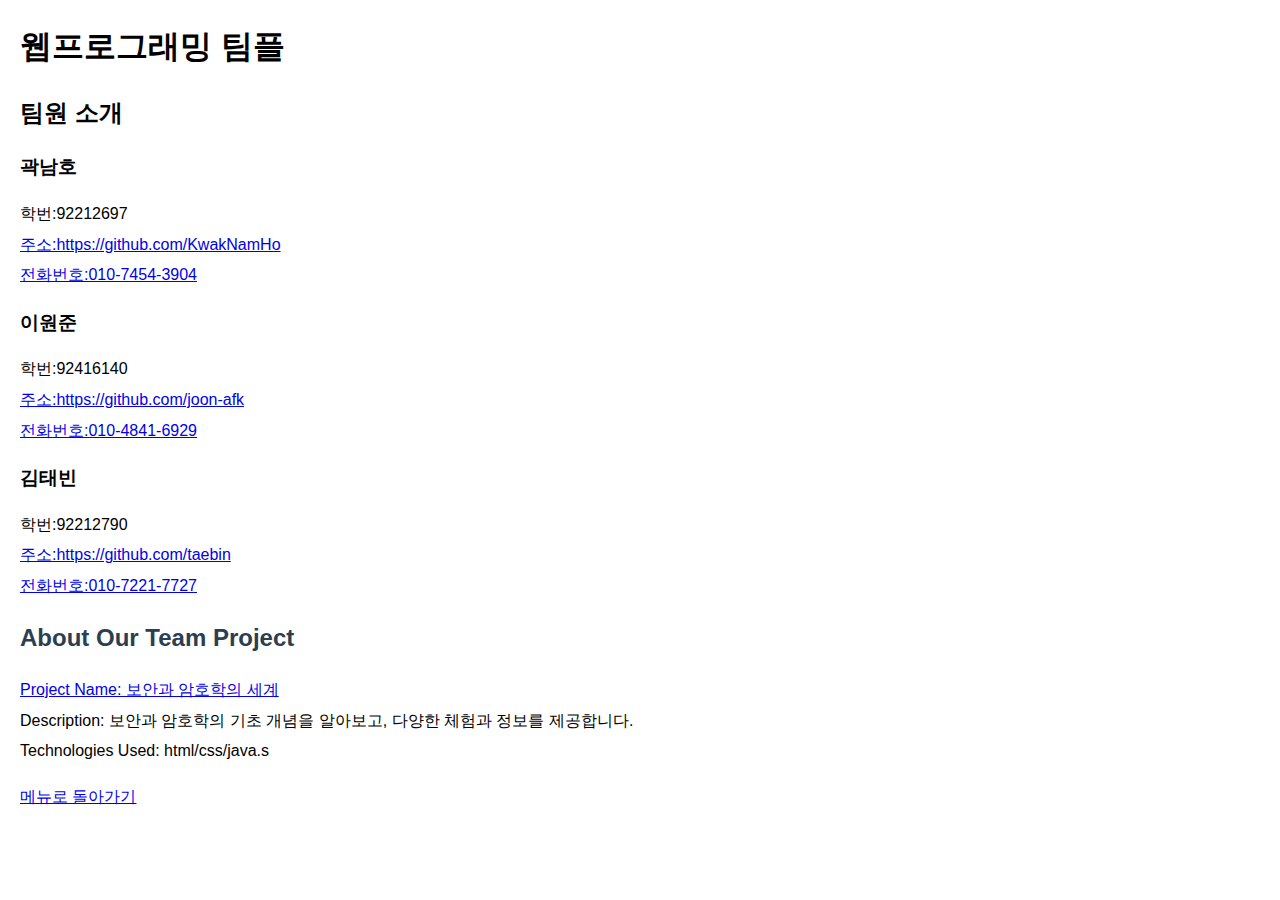
<file: team.html>
<!DOCTYPE html>
<html lang="en">

<head>
    <meta charset="UTF-8">
    <meta name="viewport" content="width=device-width, initial-scale=1.0">
    <title>Team Introduction</title>
    <style>
        body {
            font-family: Arial, sans-serif;
            line-height: 1.6;
            margin: 20px;
        }

        .team-member,
        .project {
            margin-bottom: 20px;
        }

        .team-member h2,
        .project h2 {
            color: #2c3e50;
        }

        .team-member p,
        .project p {
            margin: 5px 0;
        }
    </style>
</head>

<body>
    <header>
        <h1>웹프로그래밍 팀플</h1>
    </header>

    <section class="team">
        <h2>팀원 소개</h2>
        <div class="team-member">
            <h3>곽남호</h3>
            <p>학번:92212697</p>
            <p><a href="https://github.com/KwakNamHo" target="_blank"> 주소:https://github.com/KwakNamHo</a></p>
            <p><a href="tel:010-7454-3904">전화번호:010-7454-3904</a></p>
        </div>
        <div class="team-member">
            <h3>이원준</h3>
            <p>학번:92416140</p>
            <p><a href="https://github.com/joon-afk" target="_blank"> 주소:https://github.com/joon-afk</a></p>
            <p><a href="tel:010-4841-6929">전화번호:010-4841-6929</a></p>
        </div>
        <div class="team-member">
            <h3>김태빈</h3>
            <p>학번:92212790</p>
            <p><a href="https://github.com/taebin" target="_blank"> 주소:https://github.com/taebin</a></p>
            <p><a href="tel:010-7721-7727">전화번호:010-7221-7727</a></p>
        </div>
    </section>

    <section class="project">
        <h2>About Our Team Project</h2>
        <p><a href="teampro.html" target="_blank">Project Name: 보안과 암호학의 세계</a></p>
        <p>Description: 보안과 암호학의 기초 개념을 알아보고, 다양한 체험과 정보를 제공합니다.</p>
        <p>Technologies Used: html/css/java.s</p>
    </section>

    <footer>
        <div class="layOut">
            <a href="index.html" class="back-to-menu">메뉴로 돌아가기</a>
        </div>
    </footer>
</body>

</html>
</file>
<file: style.css>
@charset "utf-8";

body {
  background-image: url(bg.png);
  font-family: "Nanum Pen Script", cursive;
  font-weight: 400;
  font-style: normal;



}
header {
  width: 1240px;
  margin: 0 auto 44px;
  padding-bottom: 110px;
}
h1 {
  text-align: center;
  font-size: 60px;
  padding: 20px 0px 30px;
  margin-top:80px;
  margin-bottom: 30px;
  color:#7c5d48;  
  border: 2px solid black;
  font-weight: bold;
  background-color: seashell;
  letter-spacing: 0.5em;
}

header nav {
  position:fixed;
  top: 0;
  left: 0;
  width: 100%;
}


header nav ul {
  display: flex;
  justify-content: space-around;
  font-size: 25px;
  z-index: 100;
  font-weight: bold;


}


header nav ul li a:hover {
  text-decoration: underline double;
}

header .img img {

  width: 100%;
  height: 350px;

}
.split {
  width: 1240px;
  margin: 0 auto 50px;
  display: flex;
  justify-content: space-between;
}
main {
  flex-basis: 920px;
  background-color: #ffffff;
  border-radius: 16px;
  padding: 62px 72px 32px 72px;
  box-shadow: 0px 0px 8px rgba(0,0,0,0.16);
}

main h2 {
  text-align: center;
  font-size: 50px;
}

.me {
margin-bottom: 50px;
padding-bottom: 100px;
border-bottom:2px solid #91c777;


}

.me h2 {
  font-size:70px;
  margin-bottom: 20px;
  padding-bottom: 20px;
}

.projectOne  {
  width: 776px;
  height: 692.7px;
  border-bottom:2px solid #91c777;
}
.webdemo img{

  width: 800px;
  height: 600px;
}

.projectTwo {
  width: 776px;
  height: 692.7px;
  border-bottom:2px solid #91c777;
}

.projectTwo ul{
  display: flex;
  justify-content: space-evenly;
}

.projectTwo  img {
  width: 200px;
  height: 400px;

}

.projectTwo h2 {

  margin-bottom: 100px;
}



.projectThree {

  margin-bottom: 200px;
  border-bottom: 2px solid #91c777;
  padding-bottom: 200px;
  padding-top: 200px;
}


.photo img {
  width: 300px;
  height: 200px;


}




.photo {
  text-align: center;






}
aside {
  flex-basis: 284px;
}
aside nav {
  border-radius: 16px;
  background-color: #ffffff;
  box-shadow: 0px 0px 8px rgba(0,0,0,0.16);
  padding: 24px 28px;
  margin-bottom: 24px;
}
aside nav h2 {
  margin-bottom: 18px;
  font-size: 40px;
  font-weight: bold;
  color: #7c5d48;
}
aside nav ul {
  font-size: 30px;
}
.categoryNav ul li {
  list-style-type: square;
  color: #7c5d48;
  margin: 0 0 16px 20px;
}
.categoryNav ul li a {
  color: #333333;
}
.recentNav ul li {
  border-bottom: 1px solid #7c5d48;
  padding-bottom: 10px;
  margin-bottom: 22px;
}
.recentNav ul {
  height: 240px;
  overflow:hidden scroll;
}







time {
  background-color: #91c777;
  border-radius: 0px 22px 22px 22px;
  font-size: 18px;
  font-weight: bold;
  color: #ffffff;
  padding: 11px 23px 10px 18px;
  display: inline-block;
  margin-bottom: 30px;
  
}


.postdate {
  margin-bottom: 26px;
  text-align: center;
}

.info {
  font-size: 50px;
}











footer {
  background-color: #523f2e;
  color: #ffffff;
  text-align: center;
  padding: 14px 10px 20px;
  font-size: 30px;
}


h3 {

  font-size: 25px;
  text-align: center;
  margin-top: 20px;
}


.review {
background-color: burlywood;
padding:40px 40px;

}

form {
  width:600px;
  margin:0 auto;
  font-size: 30px;
}

input[type="text"],
select,
textarea {
  border: 1px solid #cccccc;
  background-color: #ffffff;
  width: 100%;
  margin-top: 5px;
  padding: 4px 8px;
}

input[type="radio"] {

  width: 20px;
  height: 20px;
  vertical-align: baseline;
  margin-right: 4px;
}

.cen {
  text-align: center;
  padding-bottom: 10px;
  padding-top: 70px;
}

select {
  background: #ffffff url(arrow.png) no-repeat 98% 50%/17px 10px;
}

textarea {
  height: 148px;
  margin-bottom: 40px;
}

form > p {
  line-height: 1.4;
  
}

.middle {
  text-align: center;
}

.middle input[type="submit"] {
  
  background-color: black;
  color:#ffffff;
  padding:10px 40px;
}


input[type="submit"]:hover {

  background-color: bisque;
  margin-left: 30px;
  transition-property: all;
  transition-duration: 300ms;
  transition-delay: 0s;
  transition-timing-function: ease-in;

  
}

@keyframes scrollAnimation {
  0% {
    transform: scaleY(0);
    transform-origin: top;
  }
  50% {
    transform: scaleY(1);
    transform-origin: top;
  }
  50.1% {
    transform: scaleY(1);
    transform-origin: bottom;
  }
  100% {
    transform: scaleY(0);
    transform-origin: bottom;
  }
}

.scroll {
  padding: 20px 0 20px 0;
  text-align: center;
  font-size: 50px;
}

header .scroll img {
  animation-name: scrollAnimation;
  animation-duration: 2s;
  animation-timing-function: ease-out;
  animation-iteration-count: infinite;
}



@media screen and (max-width:640px) {
 
body {
  font-size: 14px;
  line-height: 1.5;
  margin: 0;
  padding: 0;
}

header {
  width: 100%;
  padding-bottom: 20px;
}

h1 {
  font-size: 30px;
  margin: 20px 0;
  padding: 10px;
}

header nav ul {
  flex-direction: column;
  font-size: 18px;
}

.split {
  flex-direction: column;
  width: 100%;
  margin: 0 auto;
}

main {
  flex-basis: auto;
  padding: 20px;
  box-shadow: none;
}

aside {
  flex-basis: auto;
  margin-top: 20px;
}

.projectOne, .projectTwo, .projectThree {
  width: 100%;
  height: auto;
  border-bottom: none;
  margin-bottom: 20px;
}

.webdemo img, .projectTwo img, .photo img {
  width: 100%;
  height: auto;
}

.review {
  padding: 20px;
}

form {
  width: 100%;
  font-size: 16px;
}

input[type="text"],
select,
textarea {
  font-size: 14px;
}

.middle input[type="submit"] {
  padding: 10px 20px;
}

footer {
  font-size: 16px;
  padding: 10px;
}
body {
  overflow-x: hidden;
}
a {
  word-wrap: break-word;
  overflow-wrap: break-word;
}
}
</file>
<file: grid.css>
@charset "utf-8";






.grid-container {
  display: grid;
  width: 100%;
  height: 100vh;
  grid-template-columns: repeat(3, 1fr);
    grid-template-rows: repeat(4, 1fr);

}

.grid-item {
    border:1px solid blue
}

.first-item {
    grid-column: 1 / 2;
    grid-row: 1 / 2;    
}
</file>
<file: secon.css>
@charset "utf-8";

header {
    background: url(secon.jpg) no-repeat right center/cover;
    padding-bottom: 500px;
    
    
}

header h1 {
    width: 600px;
    margin: 0 auto;
    text-align: center;
    font-weight: bold;
    font-size: 100px;
    color:red;
    padding-top: 120px;
}

nav{
    position: fixed;
    top: 0;
    left: 0;
    width: 100%;
    z-index: 100;
    background-color: #fff;
    box-shadow: 0 2px 5px rgba(0,0,0,0.1);
    padding-bottom: 5px;
}

nav ul {
    display: flex;
    justify-content: space-around;
    font-size: 25px;
}


nav ul li a:hover {
    text-decoration: underline;
}

h2{
    font-size: 50px;
    font-weight: bold;
    text-align: center;
    padding-bottom: 100px;
}

.goodlook p {
    line-height: 1.5em;
    margin-bottom: 20px;
}


.container  {
    display: flex;
    justify-content: space-evenly;
    
}

.category h3 {
    font-size: 30px;
    padding-bottom: 10px;
    border: 2px solid red
}

.category ul {
    padding:0 20px; 
    border: 2px solid red
}

.category li{
    list-style-type: circle;
}


.layOut {
    width: 1240px;
    margin: 0 auto;
margin-bottom: 100px;
margin-top: 100px;

}

.review img{
    width: 350px;
    height: 350px;
    margin: 0 auto;

}


.review p {
    text-align: center;
    font-size: 20px;
    font-weight: bold;
    margin-top: 10px;
    line-height: 1.5em;
}

.review article{
    text-align: center;
}


h3 {

    font-size: 30px;
    padding:10px 0 10px;
}

.about p {
    line-height: 1.5em;
    margin-bottom: 20px;
}

.back-to-menu {
    display: inline-block;
    margin: 20px auto;
    padding: 10px 20px;
    font-size: 18px;
    font-weight: bold;
    color: #fff;
    background-color: #007BFF;
    text-align: center;
    text-decoration: none;
    border-radius: 5px;
    box-shadow: 0 2px 5px rgba(0, 0, 0, 0.2);
    transition: background-color 0.3s ease, transform 0.2s ease;
}

.back-to-menu:hover {
    background-color: #0056b3;
    transform: scale(1.05);
}

.back-to-menu:active {
    background-color: #003f7f;
    transform: scale(0.95);
}


@media screen and (max-width:640px) {

    header {
        padding-bottom: 300px;
    }

    header h1 {
        font-size: 50px;
        width: 90%;
        padding-top: 60px;
    }

    nav ul {
        flex-direction: column;
        font-size: 20px;
        text-align: center;
    }

    h2 {
        font-size: 30px;
        padding-bottom: 50px;
    }

    .container {
        flex-direction: column;
        align-items: center;
    }

    .category h3 {
        font-size: 20px;
    }

    .category ul {
        padding: 0;
        border: none;
    }

    .layOut {
        width: 90%;
        margin: 50px auto;
    }

    .review img {
        width: 100%;
        height: auto;
    }

    .review p {
        font-size: 16px;
    }

    h3 {
        font-size: 20px;
    }

    .about p {
        font-size: 14px;
    }








}
</file>
